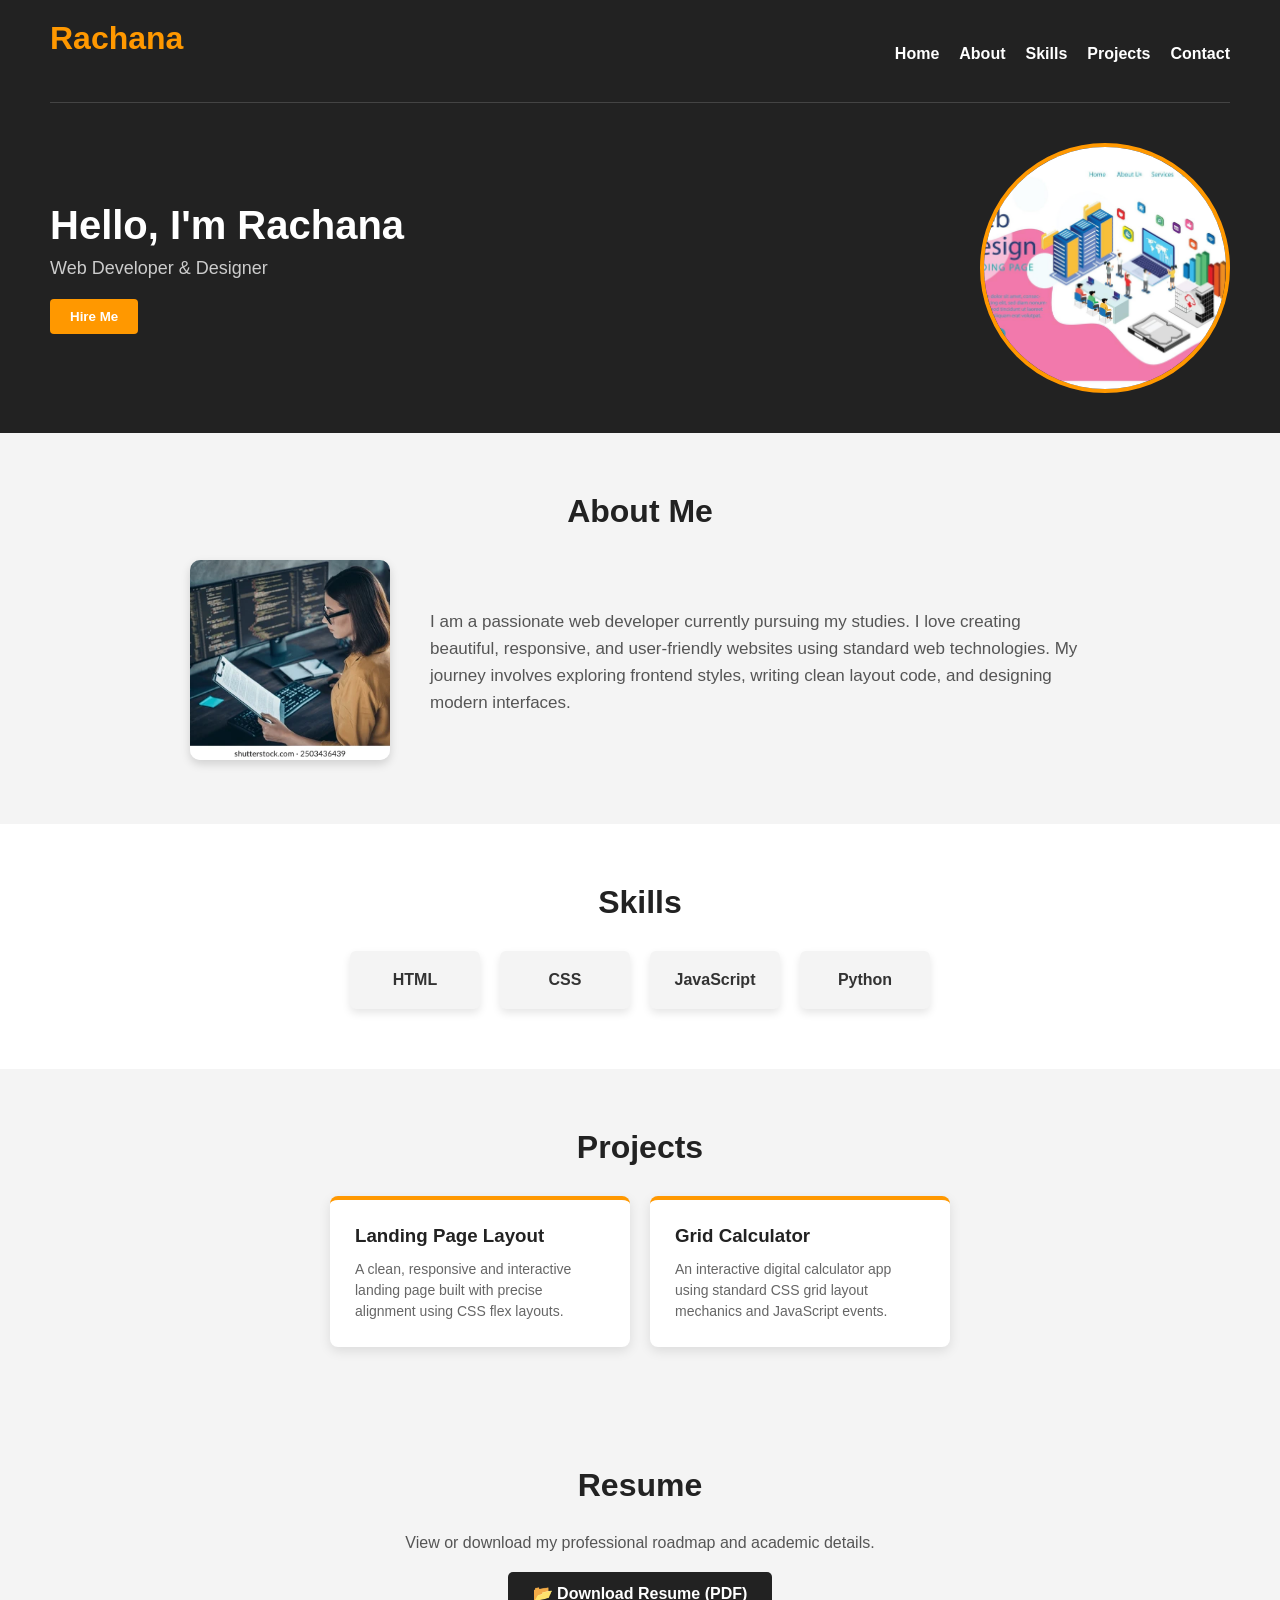
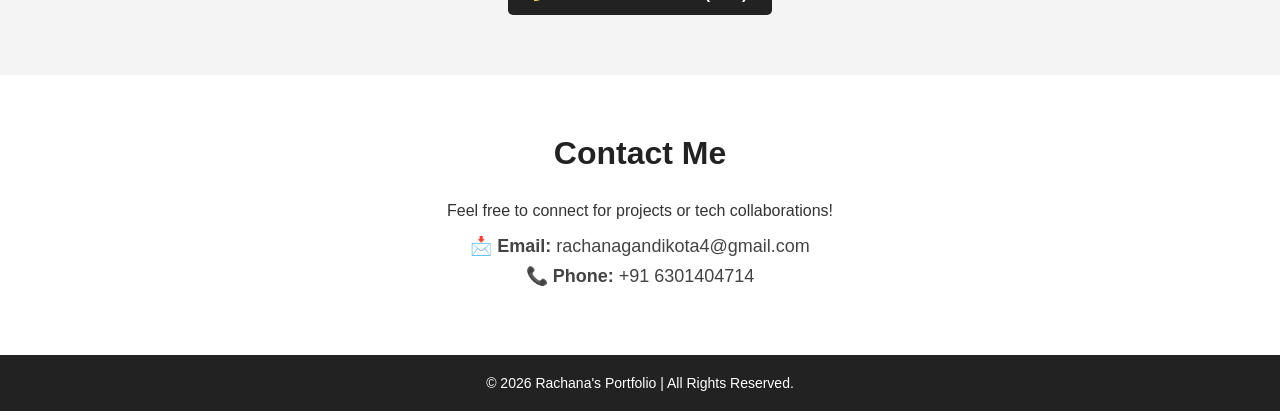
<file: level 1_Task1/index.html>
<!DOCTYPE html>
<html lang="en">
<head>
  <meta charset="UTF-8">
  <meta name="viewport" content="width=device-width, initial-scale=1.0">
  <title>Rachana's Portfolio</title>
  <link rel="stylesheet" href="style.css">
</head>
<body>

  <header>
    <nav>
      <div class="logo">
        <h2>Rachana</h2>
      </div>
      <ul>
        <li><a href="#home">Home</a></li>
        <li><a href="#about">About</a></li>
        <li><a href="#skills">Skills</a></li>
        <li><a href="#projects">Projects</a></li>
        <li><a href="#contact">Contact</a></li>
      </ul>
    </nav>

    <div id="home" class="hero">
      <div class="text">
        <h1>Hello, I'm Rachana</h1>
        <p>Web Developer & Designer</p>
        <button onclick="location.href='#contact'">Hire Me</button>
      </div>
      <img src="banner.jpg" alt="Rachana Banner Profile">
    </div>
  </header>

  <section id="about" class="about">
    <h2>About Me</h2>
    <div class="about-container">
      <div class="about-img">
        <img src="profile.webp" alt="Rachana Profile Image">
      </div>
      <div class="about-text">
        <p>
          I am a passionate web developer currently pursuing my studies. 
          I love creating beautiful, responsive, and user-friendly websites using standard web technologies. 
          My journey involves exploring frontend styles, writing clean layout code, and designing modern interfaces.
        </p>
      </div>
    </div>
  </section>

  <section id="skills" class="skills">
    <h2>Skills</h2>
    <div class="box-container">
      <div class="box">HTML</div>
      <div class="box">CSS</div>
      <div class="box">JavaScript</div>
      <div class="box">Python</div>
    </div>
  </section>

  <section id="projects" class="projects">
    <h2>Projects</h2>
    <div class="box-container">
      <div class="project-box">
        <h3>Landing Page Layout</h3>
        <p>A clean, responsive and interactive landing page built with precise alignment using CSS flex layouts.</p>
      </div>
      <div class="project-box">
        <h3>Grid Calculator</h3>
        <p>An interactive digital calculator app using standard CSS grid layout mechanics and JavaScript events.</p>
      </div>
    </div>
  </section>

  <section class="resume-section">
    <h2>Resume</h2>
    <p>View or download my professional roadmap and academic details.</p>
    <a href="resume.pdf" class="resume-btn" download>📂 Download Resume (PDF)</a>
  </section>

  <section id="contact" class="contact">
    <h2>Contact Me</h2>
    <p>Feel free to connect for projects or tech collaborations!</p>
    <div class="contact-info">
      <p><strong>📩 Email:</strong> rachanagandikota4@gmail.com</p>
      <p><strong>📞 Phone:</strong> +91 6301404714</p>
    </div>
  </section>

  <footer>
    <p>&copy; 2026 Rachana's Portfolio | All Rights Reserved.</p>
  </footer>

</body>
</html>
</file>
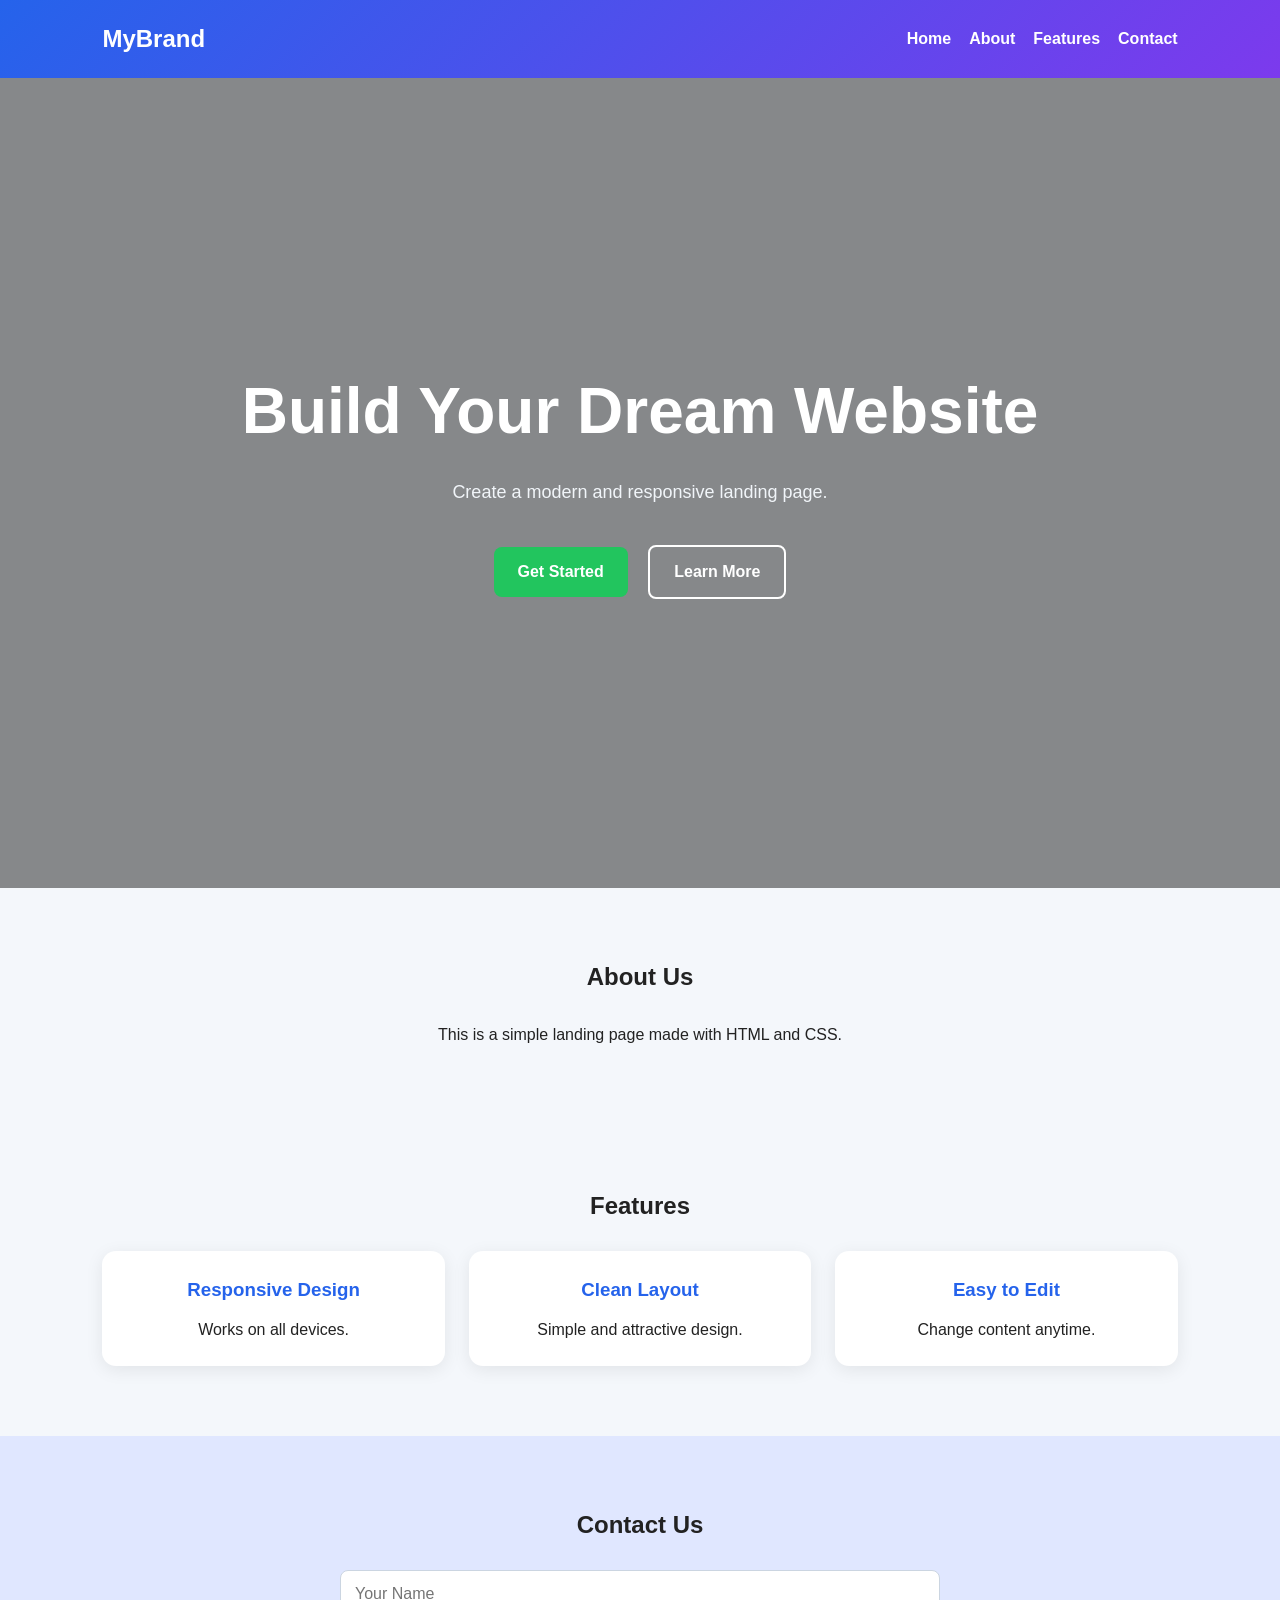
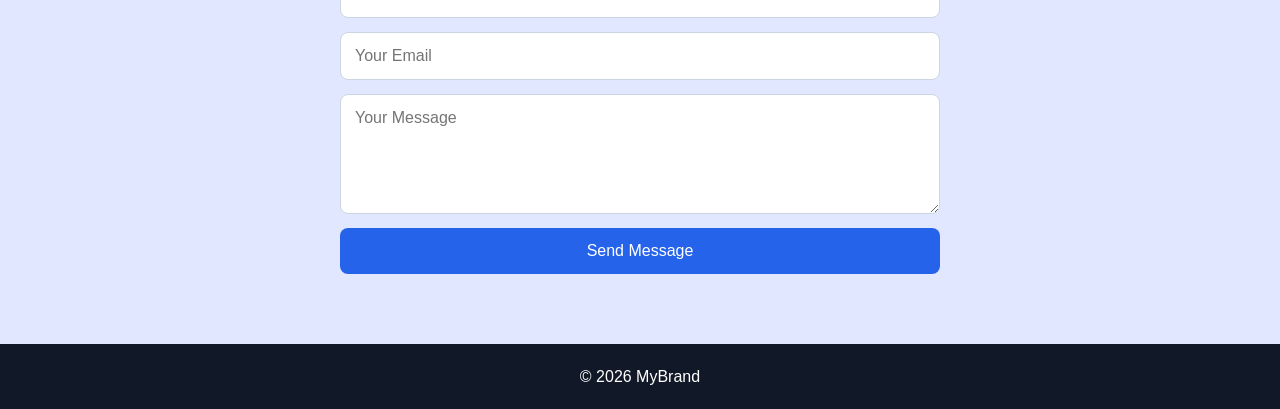
<file: level 1_Task2/index.html>
<!DOCTYPE html>
<html lang="en">
<head>
  <meta charset="UTF-8" />
  <meta name="viewport" content="width=device-width, initial-scale=1.0" />
  <title>Landing Page</title>
  <link rel="stylesheet" href="style.css" />
</head>
<body>

  <header>
    <nav class="nav">
      <div class="logo">MyBrand</div>
      <ul class="nav-links">
        <li><a href="#home">Home</a></li>
        <li><a href="#about">About</a></li>
        <li><a href="#features">Features</a></li>
        <li><a href="#contact">Contact</a></li>
      </ul>
    </nav>
  </header>

  <section class="hero" id="home">
    <div class="hero-content">
      <h1>Build Your Dream Website</h1>
      <p>Create a modern and responsive landing page.</p>
      <a href="#contact" class="btn btn-primary">Get Started</a>
      <a href="#features" class="btn btn-secondary">Learn More</a>
    </div>
  </section>

  <section class="section" id="about">
    <h2>About Us</h2>
    <p>This is a simple landing page made with HTML and CSS.</p>
  </section>

  <section class="section" id="features">
    <h2>Features</h2>
    <div class="features">
      <div class="card">
        <h3>Responsive Design</h3>
        <p>Works on all devices.</p>
      </div>
      <div class="card">
        <h3>Clean Layout</h3>
        <p>Simple and attractive design.</p>
      </div>
      <div class="card">
        <h3>Easy to Edit</h3>
        <p>Change content anytime.</p>
      </div>
    </div>
  </section>

  <section class="section contact" id="contact">
    <h2>Contact Us</h2>
    <form class="contact-form">
      <input type="text" placeholder="Your Name" />
      <input type="email" placeholder="Your Email" />
      <textarea rows="5" placeholder="Your Message"></textarea>
      <button type="submit">Send Message</button>
    </form>
  </section>

  <footer>
    <p>&copy; 2026 MyBrand</p>
  </footer>

</body>
</html>
</file>
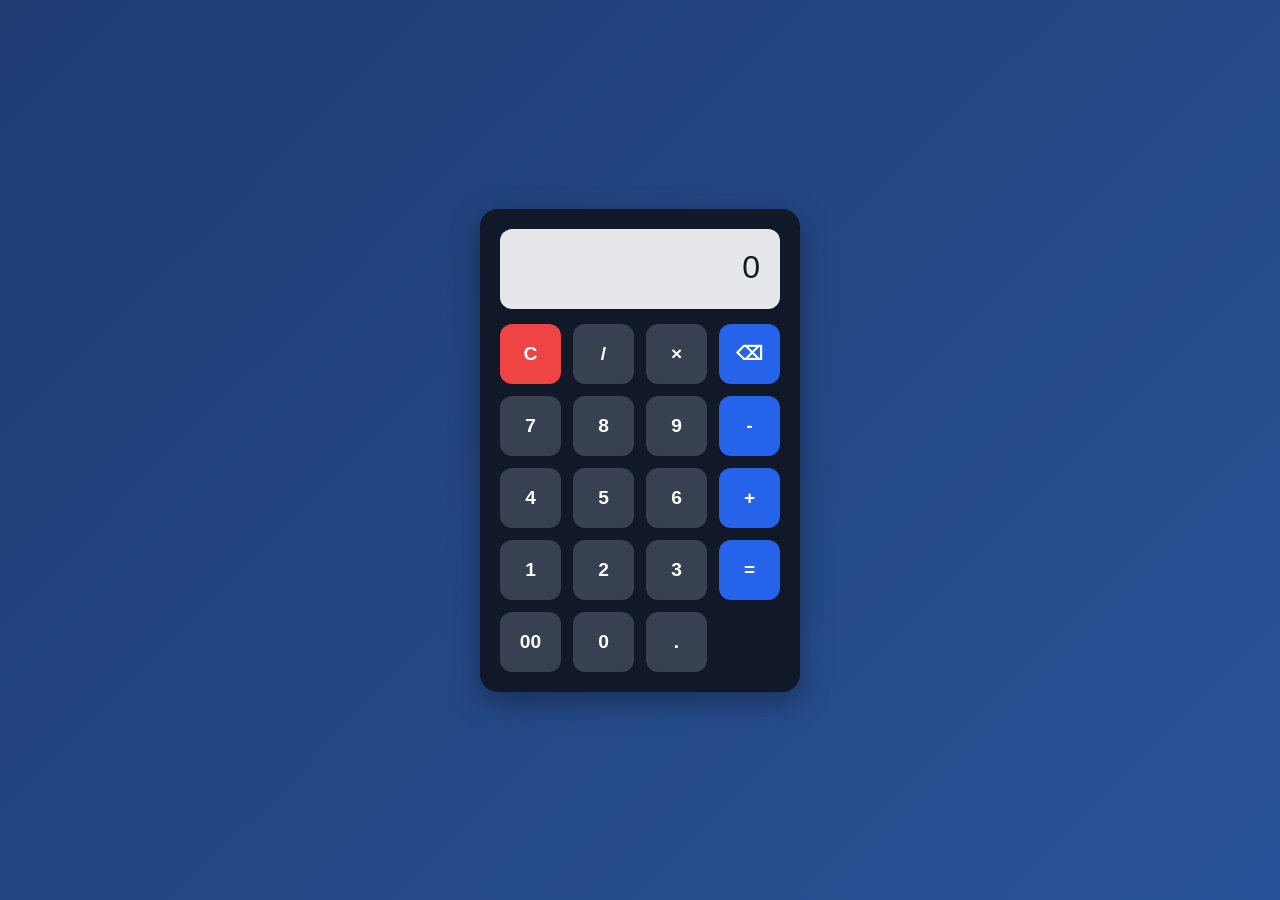
<file: level 1_Task3/index.html>
<!DOCTYPE html>
<html lang="en">
<head>
    <meta charset="UTF-8">
    <meta name="viewport" content="width=device-width, initial-scale=1.0">
    <title>Calculator</title>
    <link rel="stylesheet" href="style.css">
</head>
<body>

    <div class="calculator">
        <div class="display" id="display">0</div>

        <div class="buttons">
            <button onclick="clearDisplay()">C</button>
            <button onclick="appendValue('/')">/</button>
            <button onclick="appendValue('*')">×</button>
            <button onclick="backspace()">⌫</button>

            <button onclick="appendValue('7')">7</button>
            <button onclick="appendValue('8')">8</button>
            <button onclick="appendValue('9')">9</button>
            <button onclick="appendValue('-')">-</button>

            <button onclick="appendValue('4')">4</button>
            <button onclick="appendValue('5')">5</button>
            <button onclick="appendValue('6')">6</button>
            <button onclick="appendValue('+')">+</button>

            <button onclick="appendValue('1')">1</button>
            <button onclick="appendValue('2')">2</button>
            <button onclick="appendValue('3')">3</button>
            <button onclick="calculateResult()">=</button>

            <button onclick="appendValue('00')">00</button>
            <button onclick="appendValue('0')">0</button>
            <button style="color: white;" onclick="appendValue('.')">.</button>
        </div>
    </div>

    <script src="script.js"></script>
</body>
</html>
</file>
<file: level 1_Task1/style.css>
*{
    margin: 0;
    padding: 0;
    box-sizing: border-box;
    font-family: Arial, sans-serif;
    scroll-behavior: smooth;
}

body{
    background: #f4f4f4;
    color: #333;
}

/* Header & Navbar Styling */
header{
    background: #222;
    color: white;
    padding: 20px 50px;
}

nav{
    display: flex;
    justify-content: space-between;
    align-items: center;
    border-bottom: 1px solid #444;
    padding-bottom: 15px;
}

.logo h2 {
    color: #ff9800;
}

nav ul{
    display: flex;
    list-style: none;
}

nav ul li{
    margin-left: 20px;
}

nav ul li a{
    color: white;
    text-decoration: none;
    font-weight: bold;
    transition: color 0.3s;
}

nav ul li a:hover{
    color: #ff9800;
}

/* Hero Section */
.hero{
    display: flex;
    justify-content: space-between;
    align-items: center;
    margin-top: 40px;
    padding-bottom: 20px;
}

.text h1{
    font-size: 40px;
    margin-bottom: 10px;
}

.text p{
    margin-bottom: 20px;
    font-size: 18px;
    color: #ccc;
}

button{
    padding: 10px 20px;
    background: #ff9800;
    border: none;
    color: white;
    font-weight: bold;
    cursor: pointer;
    border-radius: 4px;
    transition: 0.3s;
}

button:hover{
    background: #e08600;
}

.hero img{
    width: 250px;
    height: 250px;
    border-radius: 50%;
    border: 4px solid #ff9800;
    object-fit: cover;
}

/* General Section Layout */
.about, .skills, .projects, .resume-section, .contact{
    padding: 60px 50px;
    text-align: center;
}

.skills, .contact {
    background: white;
}

h2{
    font-size: 32px;
    margin-bottom: 30px;
    color: #222;
    position: relative;
}

/* About Layout with Container */
.about-container {
    display: flex;
    justify-content: center;
    align-items: center;
    max-width: 900px;
    margin: 0 auto;
    gap: 40px;
    text-align: left;
}

.about-img img {
    width: 200px;
    height: 200px;
    border-radius: 10px;
    box-shadow: 0 4px 10px rgba(0,0,0,0.15);
    object-fit: cover;
}

.about-text p {
    font-size: 17px;
    line-height: 1.6;
    color: #555;
}

/* Box Containers for Grid Items */
.box-container{
    display: flex;
    justify-content: center;
    gap: 20px;
    flex-wrap: wrap;
    margin-top: 10px;
}

.box{
    background: white;
    padding: 20px;
    width: 130px;
    font-weight: bold;
    border-radius: 6px;
    box-shadow: 0 4px 8px rgba(0,0,0,0.1);
}

.skills .box {
    background: #f4f4f4;
}

/* Project Cards */
.project-box{
    background: white;
    padding: 25px;
    width: 300px;
    box-shadow: 0 4px 12px rgba(0,0,0,0.1);
    text-align: left;
    border-radius: 8px;
    border-top: 4px solid #ff9800;
}

.project-box h3 {
    color: #222;
    margin-bottom: 12px;
}

.project-box p {
    font-size: 14px;
    color: #666;
    line-height: 1.5;
}

/* Resume Component Button */
.resume-section p {
    margin-bottom: 20px;
    color: #555;
}

.resume-btn{
    display: inline-block;
    padding: 12px 25px;
    background: #222;
    color: white;
    text-decoration: none;
    font-weight: bold;
    border-radius: 5px;
    transition: background 0.3s;
}

.resume-btn:hover{
    background: #ff9800;
}

/* Contact Block */
.contact-info {
    margin-top: 15px;
}

.contact-info p {
    font-size: 18px;
    margin: 8px 0;
    color: #444;
}

/* Footer Section */
footer{
    background: #222;
    color: white;
    text-align: center;
    padding: 20px;
    font-size: 14px;
}
</file>
<file: level 1_Task2/style.css>
* {
  margin: 0;
  padding: 0;
  box-sizing: border-box;
  font-family: Arial, sans-serif;
}

body {
  line-height: 1.6;
  color: #222;
  background: #f4f7fb;
}

header {
  background: linear-gradient(135deg, #2563eb, #7c3aed);
  color: white;
  padding: 20px 8%;
  position: sticky;
  top: 0;
  z-index: 1000;
}

.nav {
  display: flex;
  justify-content: space-between;
  align-items: center;
  gap: 20px;
  flex-wrap: wrap;
}

.logo {
  font-size: 24px;
  font-weight: bold;
}

.nav-links {
  display: flex;
  gap: 18px;
  list-style: none;
  flex-wrap: wrap;
}

.nav-links a {
  color: white;
  text-decoration: none;
  font-weight: 600;
}

.hero {
  min-height: 90vh;
  display: flex;
  align-items: center;
  justify-content: center;
  text-align: center;
  padding: 60px 8%;
  background: linear-gradient(rgba(0,0,0,0.45), rgba(0,0,0,0.45)), url("https://images.unsplash.com/photo-1498050108023-c5249f4df085?auto=format&fit=crop&w=1600&q=80");
  background-size: cover;
  background-position: center;
  color: white;
}

.hero-content {
  max-width: 800px;
}

.hero h1 {
  font-size: clamp(36px, 6vw, 64px);
  margin-bottom: 16px;
}

.hero p {
  font-size: 18px;
  margin-bottom: 30px;
  color: #f1f5f9;
}

.btn {
  display: inline-block;
  padding: 12px 24px;
  margin: 8px;
  border-radius: 8px;
  text-decoration: none;
  font-weight: 700;
}

.btn-primary {
  background: #22c55e;
  color: white;
}

.btn-secondary {
  background: transparent;
  color: white;
  border: 2px solid white;
}

.section {
  padding: 70px 8%;
}

.section h2 {
  text-align: center;
  margin-bottom: 25px;
}

.section p {
  text-align: center;
  max-width: 800px;
  margin: auto;
}

.features {
  display: grid;
  grid-template-columns: repeat(auto-fit, minmax(250px, 1fr));
  gap: 24px;
}

.card {
  background: white;
  padding: 24px;
  border-radius: 14px;
  box-shadow: 0 4px 18px rgba(0, 0, 0, 0.08);
}

.card h3 {
  margin-bottom: 12px;
  color: #2563eb;
  text-align: center;
}

.card p {
  text-align: center;
}

.contact {
  background: #e0e7ff;
}

.contact-form {
  max-width: 600px;
  margin: auto;
  display: grid;
  gap: 14px;
}

.contact-form input,
.contact-form textarea {
  width: 100%;
  padding: 14px;
  border: 1px solid #cbd5e1;
  border-radius: 8px;
  font-size: 16px;
}

.contact-form button {
  padding: 14px;
  border: none;
  background: #2563eb;
  color: white;
  border-radius: 8px;
  font-size: 16px;
  cursor: pointer;
}

footer {
  text-align: center;
  padding: 20px;
  background: #111827;
  color: white;
}

@media (max-width: 768px) {
  .nav {
    justify-content: center;
  }

  .nav-links {
    justify-content: center;
  }
}
</file>
<file: level 1_Task3/style.css>
* {
    margin: 0;
    padding: 0;
    box-sizing: border-box;
    font-family: Arial, sans-serif;
}

body {
    min-height: 100vh;
    display: flex;
    justify-content: center;
    align-items: center;
    background: linear-gradient(135deg, #1e3c72, #2a5298);
}

.calculator {
    width: 320px;
    background: #111827;
    padding: 20px;
    border-radius: 18px;
    box-shadow: 0 10px 30px rgba(0, 0, 0, 0.35);
}

.display {
    width: 100%;
    height: 80px;
    background: #e5e7eb;
    color: #111827;
    font-size: 2rem;
    text-align: right;
    padding: 20px;
    border-radius: 12px;
    margin-bottom: 15px;
    overflow-x: auto;
}

.buttons {
    display: grid;
    grid-template-columns: repeat(4, 1fr);
    gap: 12px;
}

button {
    height: 60px;
    border: none;
    border-radius: 12px;
    font-size: 1.2rem;
    font-weight: bold;
    cursor: pointer;
    background: #374151;
    color: white;
    transition: 0.2s;
}

button:hover {
    background: #4b5563;
}


button:nth-child(1) {
    background: #ef4444;
}

button:nth-child(1):hover {
    background: #dc2626;
}

button:nth-child(4),
button:nth-child(8),
button:nth-child(12),
button:nth-child(16) {
    background: #2563eb;
}

button:nth-child(4):hover,
button:nth-child(8):hover,
button:nth-child(12):hover,
button:nth-child(16):hover {
    background: #1d4ed8;
}
</file>
